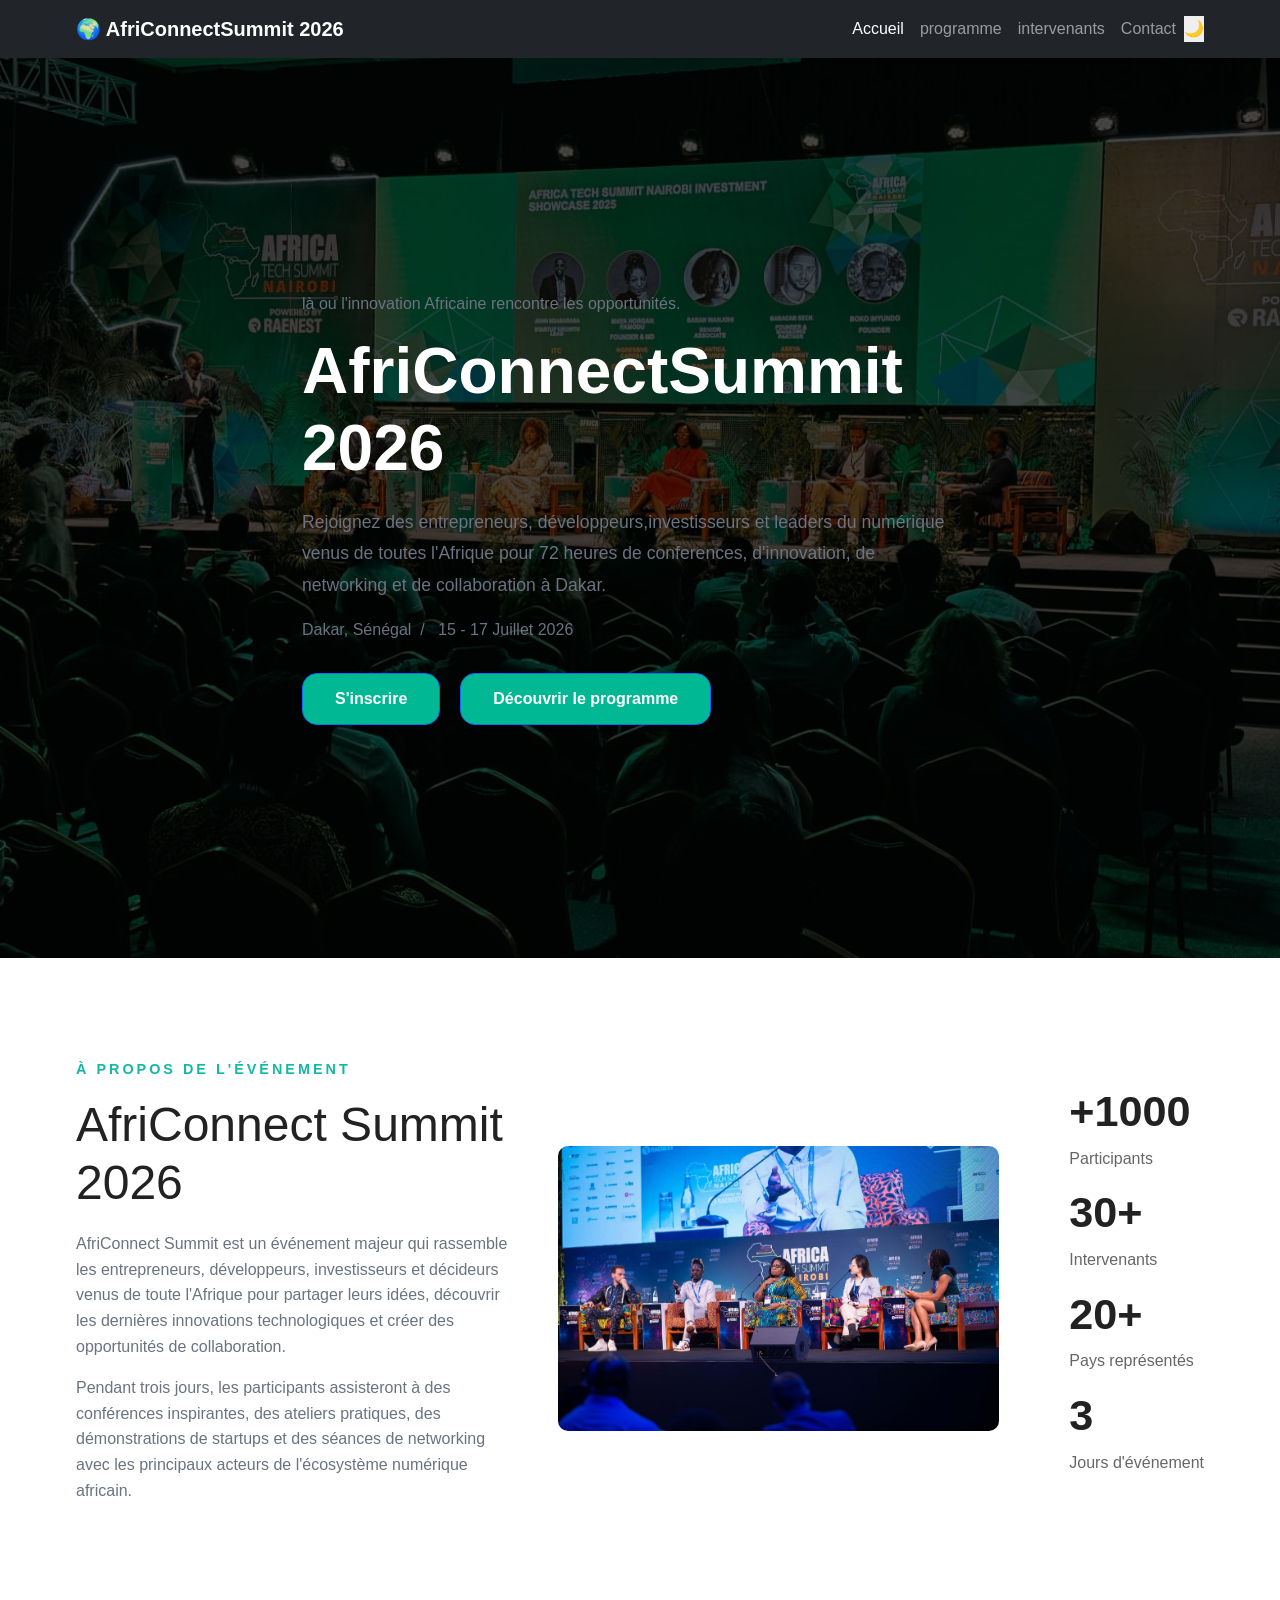
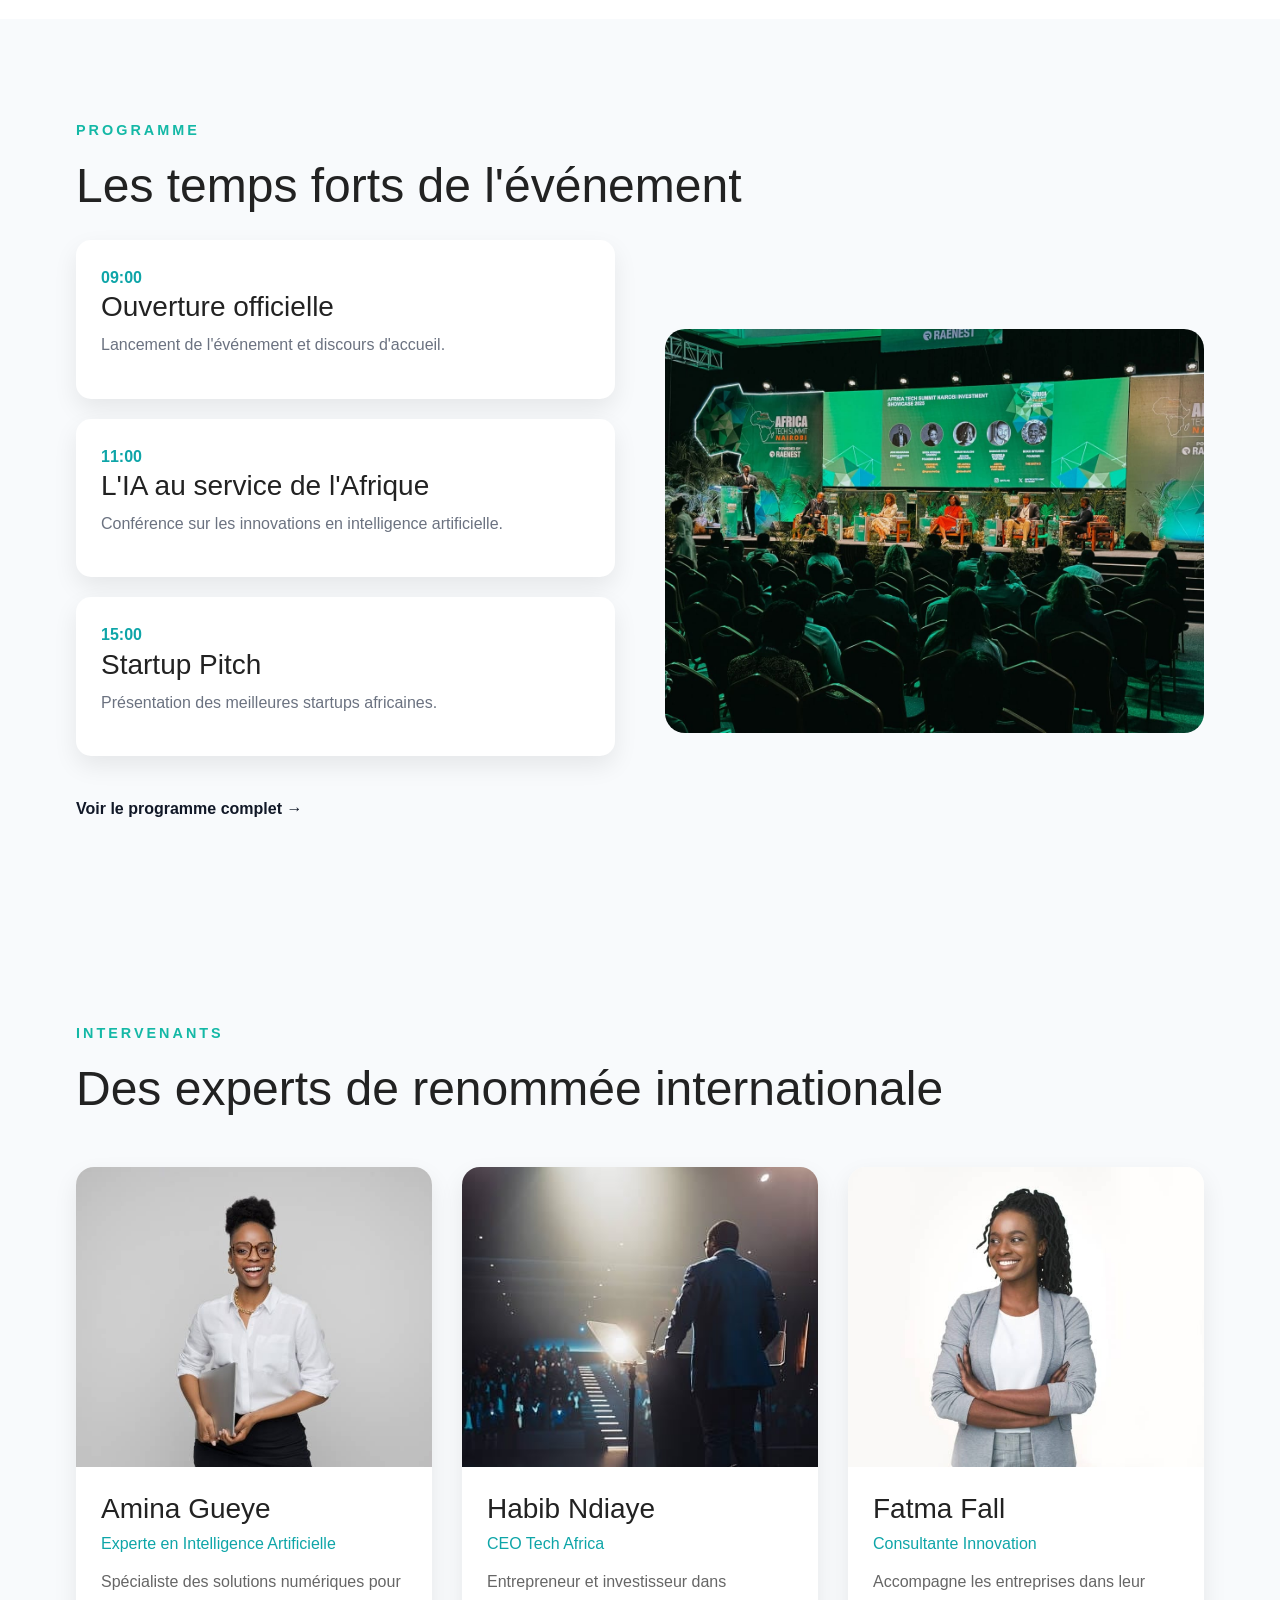
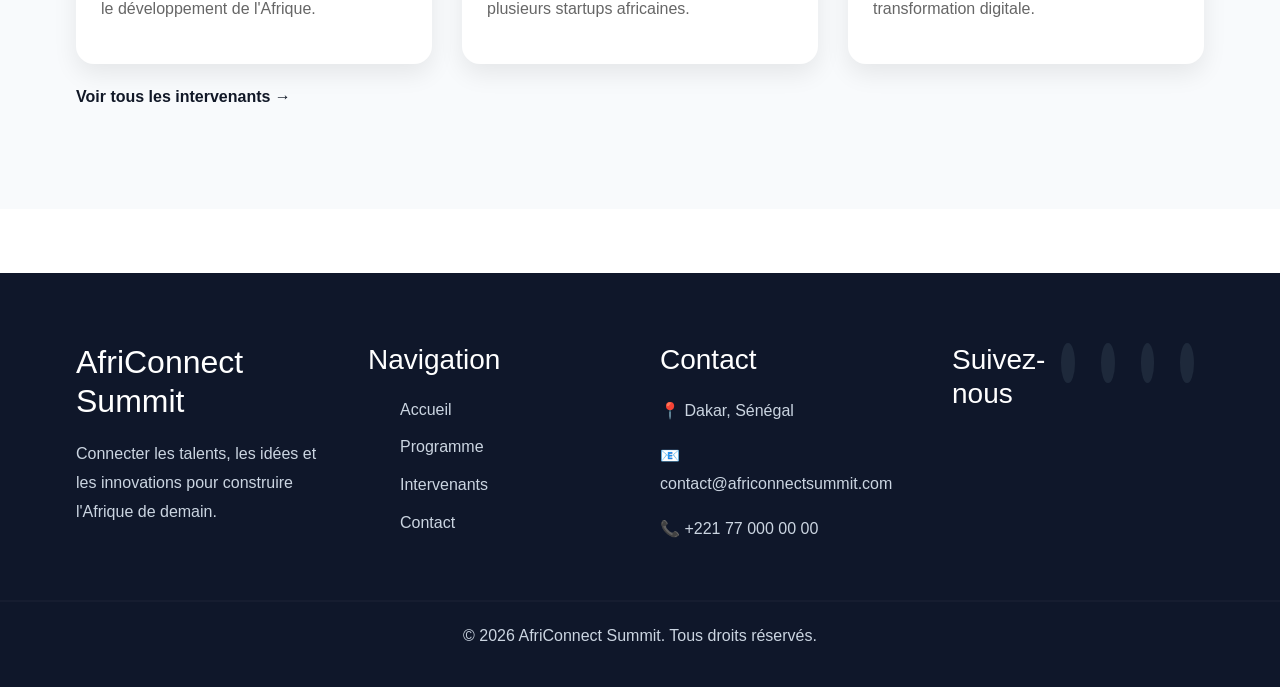
<file: index.html>
<!DOCTYPE html>
<html lang="fr">

<head>
    <meta charset="UTF-8">
    <meta name="viewport" content="width=device-width, initial-scale=1.0">
    <title>AfriConnectSummit</title>
    <!-- Bootstrap 5 via CDN : feuille de style -->
    <link href="https://cdn.jsdelivr.net/npm/bootstrap@5.3.0/dist/css/bootstrap.min.css" rel="stylesheet">
    <!-- Votre feuille de style personnelle -->
    <link rel="stylesheet" href="css/style.css">

</head>

<body>
    <!-- Le contenu de la page sera ajoute ici -->
    <header>
        <nav class="navbar navbar-expand-lg navbar-dark bg-dark">
            <div class="container">

                <a class="navbar-brand fw-bold" href="index.html">
                    🌍 AfriConnectSummit 2026
                </a>
                <button class="navbar-toggler" type="button" data-bs-toggle="collapse" data-bs-target="#navMenu"
                    aria-controls="navMenu" aria-expanded="false" aria-label="Toggle navigation">
                    <span class="navbar-toggler-icon"></span>
                </button>
                <div class="collapse navbar-collapse" id="navMenu">
                    <ul class="navbar-nav ms-auto">
                        <li class="nav-item"><a class="nav-link active" href="index.html">Accueil</a></li>
                        <li class="nav-item"><a class="nav-link" href="programme.html">programme</a></li>
                        <li class="nav-item"><a class="nav-link" href="intervenants.html">intervenants</a></li>
                        <li class="nav-item"><a class="nav-link" href="contact.html">Contact</a></li>
                    </ul>
                    <button id="theme-toggle">
                        🌙
                    </button>
                </div>
    </header>
    <!-- Section Hero : accroche principale -->
    <section class="hero">
        <div class="container hero-container">
            <p class="hero-intro">
                là ou l'innovation Africaine rencontre les opportunités.
            </p>
            <h1>AfriConnectSummit 2026</h1>
            <P class="hero-description">
                Rejoignez des entrepreneurs, développeurs,investisseurs et leaders
                du numérique venus de toutes l'Afrique pour 72 heures de conferences,
                d'innovation, de networking et de collaboration à Dakar.
            </P>
            <P class="hero-info">
                Dakar, Sénégal &nbsp;/ &nbsp; 15 - 17 Juillet 2026
            </P>
            <div class="hero-buttons">
                <a href="contact.html" class="btn btn-primary">
                    S'inscrire
                </a>
                <a href="programme.html" class="btn btn-primary">
                    Découvrir le programme
                </a>
            </div>
    </section>
    <!-- ================= À PROPOS ================= -->
    <section class="about">

        <div class="container">
            <div class="about-content">
                <div class="about-text-content">

                    <p class="section-subtitle">

                        À propos de l'événement
                    </p>

                    <h2>AfriConnect Summit 2026</h2>

                    <p class="about-text">
                        AfriConnect Summit est un événement majeur qui rassemble les
                        entrepreneurs, développeurs, investisseurs et décideurs
                        venus de toute l'Afrique pour partager leurs idées,
                        découvrir les dernières innovations technologiques et créer
                        des opportunités de collaboration.
                    </p>

                    <p class="about-text">
                        Pendant trois jours, les participants assisteront à des
                        conférences inspirantes, des ateliers pratiques, des
                        démonstrations de startups et des séances de networking avec
                        les principaux acteurs de l'écosystème numérique africain.
                    </p>
                </Div>
                <div class="about-image">
                    <img src="images/hero.jpeg" alt="conferences">
                </div>
                <div class="about-stats">

                    <div class="stat">
                        <h3>+1000</h3>
                        <p>Participants</p>
                    </div>

                    <div class="stat">
                        <h3>30+</h3>
                        <p>Intervenants</p>
                    </div>

                    <div class="stat">
                        <h3>20+</h3>
                        <p>Pays représentés</p>
                    </div>

                    <div class="stat">
                        <h3>3</h3>
                        <p>Jours d'événement</p>
                    </div>

                </div>

            </div>

    </section>
    <section class="programme-preview">
        <div class="container">

            <p class="section-subtitle">Programme</p>
            <h2>Les temps forts de l'événement</h2>

            <div class="programme-content">

                <div class="programme-cards">

                    <article class="programme-card">
                        <span>09:00</span>
                        <h3>Ouverture officielle</h3>
                        <p>Lancement de l'événement et discours d'accueil.</p>
                    </article>

                    <article class="programme-card">
                        <span>11:00</span>
                        <h3>L'IA au service de l'Afrique</h3>
                        <p>Conférence sur les innovations en intelligence artificielle.</p>
                    </article>

                    <article class="programme-card">
                        <span>15:00</span>
                        <h3>Startup Pitch</h3>
                        <p>Présentation des meilleures startups africaines.</p>
                    </article>

                    <a href="programme.html" class="programme-link">
                        Voir le programme complet →
                    </a>

                </div>

                <div class="programme-image">
                    <img src="images/hero.jpg" alt="Programme AfriConnect Summit">
                </div>

            </div>

        </div>
    </section>
    <section class="speakers-preview">
        <div class="container">

            <p class="section-subtitle">Intervenants</p>
            <h2>Des experts de renommée internationale</h2>

            <div class="speakers-grid">

                <article class="speaker-card">
                    <img src="images/intervenants.png.jpeg" alt="Intervenant 1">
                    <div class="speaker-info">
                        <h3>Amina Gueye</h3>
                        <h4>Experte en Intelligence Artificielle</h4>
                        <p>Spécialiste des solutions numériques pour le développement de l'Afrique.</p>
                    </div>
                </article>

                <article class="speaker-card">
                    <img src="images/intervenants.jpg.jpeg" alt="Intervenant 2">
                    <div class="speaker-info">
                        <h3>Habib Ndiaye</h3>
                        <h4>CEO Tech Africa</h4>
                        <p>Entrepreneur et investisseur dans plusieurs startups africaines.</p>
                    </div>
                </article>

                <article class="speaker-card">
                    <img src="images/intervenants.jpeg" alt="Intervenant 3">
                    <div class="speaker-info">
                        <h3>Fatma Fall</h3>
                        <h4>Consultante Innovation</h4>
                        <p>Accompagne les entreprises dans leur transformation digitale.</p>
                    </div>
                </article>

            </div>

            <a href="intervenants.html" class="programme-link">
                Voir tous les intervenants →
            </a>

        </div>
    </section>
    <!-- ================= FOOTER ================= -->
    <footer class="footer">

        <div class="container footer-content">

            <div class="footer-brand">
                <h2>AfriConnect Summit</h2>

                <p>
                    Connecter les talents, les idées et les innovations
                    pour construire l'Afrique de demain.
                </p>
            </div>

            <div class="footer-links">
                <h3>Navigation</h3>

                <ul>
                    <li><a href="index.html">Accueil</a></li>
                    <li><a href="programme.html">Programme</a></li>
                    <li><a href="intervenants.html">Intervenants</a></li>
                    <li><a href="contact.html">Contact</a></li>
                </ul>
            </div>

            <div class="footer-contact">
                <h3>Contact</h3>

                <p>📍 Dakar, Sénégal</p>
                <p>📧 contact@africonnectsummit.com</p>
                <p>📞 +221 77 000 00 00</p>
            </div>

            <div class="footer-social">
                <h3>Suivez-nous</h3>

                <a href="#"><i class="fa-brands fa-facebook-f"></i></a>
                <a href="#"><i class="fa-brands fa-linkedin-in"></i></a>
                <a href="#"><i class="fa-brands fa-instagram"></i></a>
                <a href="#"><i class="fa-brands fa-x-twitter"></i></a>
            </div>

        </div>

        <hr>

        <div class="footer-bottom">
            <p>&copy; 2026 AfriConnect Summit. Tous droits réservés.</p>
        </div>

    </footer>
    <script src="https://cdn.jsdelivr.net/npm/bootstrap@5.3.0/dist/js/bootstrap.bundle.min.js"></script>
    <!-- Votre script JavaScript -->
    <script src="js/main.js"></script>

</body>

</html>
</file>
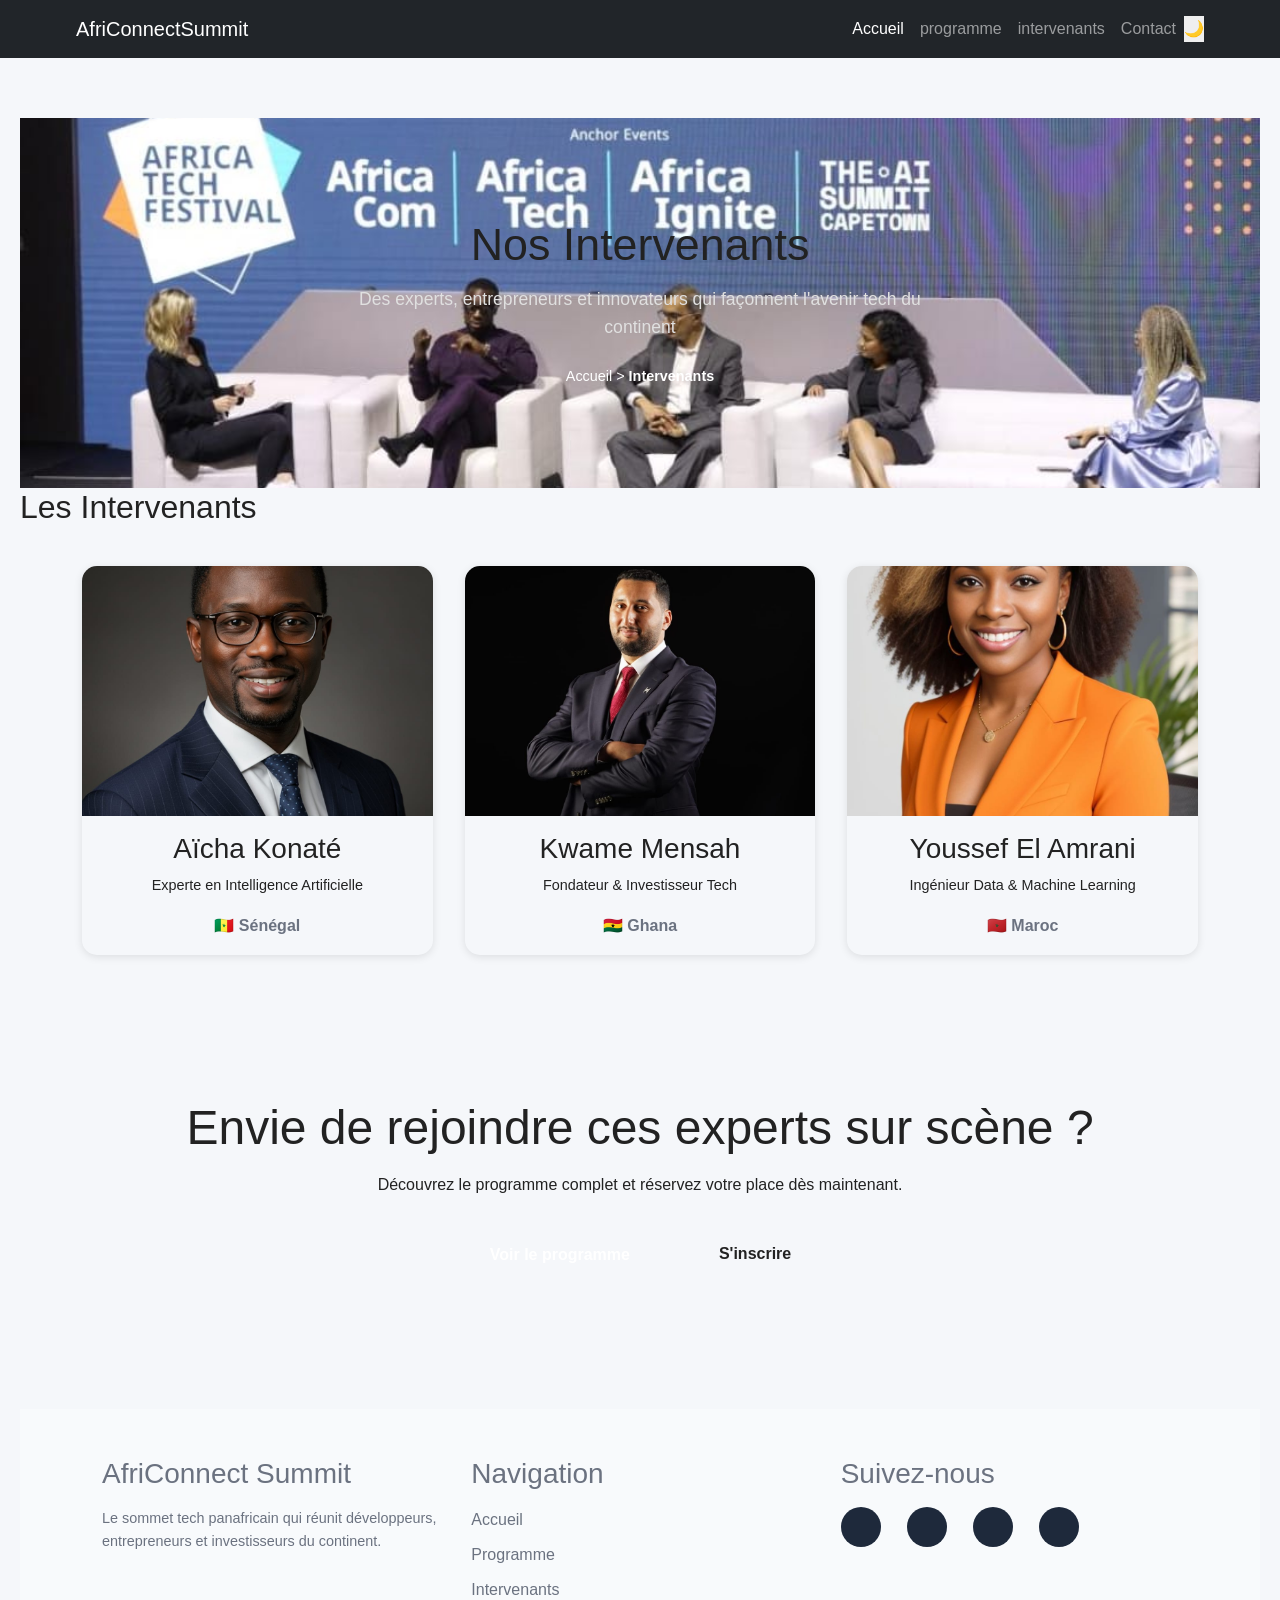
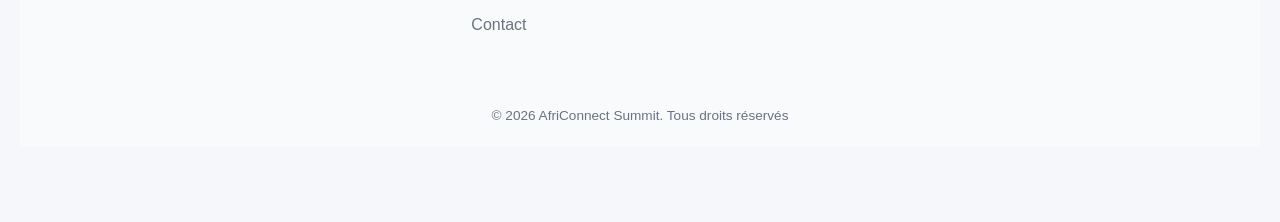
<file: intervenants.html>
<!DOCTYPE html>
<html lang="fr">

<head>
    <meta charset="UTF-8">
    <meta name="viewport" content="width=device-width, initial-scale=1.0">
    <title>AfriConnectSummit</title>
    <!-- Bootstrap 5 via CDN : feuille de style -->
    <link href="https://cdn.jsdelivr.net/npm/bootstrap@5.3.0/dist/css/bootstrap.min.css" rel="stylesheet">
    <!-- Votre feuille de style personnelle -->
    <link rel="stylesheet" href="css/style.css">
</head>

<body>
    <!-- Le contenu de la page sera ajoute ici -->
    <header>
        <nav class="navbar navbar-expand-lg navbar-dark bg-dark">
            <div class="container">
                <a class="navbar-brand" href="intervenants.html">AfriConnectSummit</a>

                <button class="navbar-toggler" type="button" data-bs-toggle="collapse" data-bs-target="#navMenu"
                    aria-controls="navMenu" aria-expanded="false" aria-label="Toggle navigation">
                    <span class="navbar-toggler-icon"></span>
                </button>
                <div class="collapse navbar-collapse" id="navMenu">
                    <ul class="navbar-nav ms-auto">
                        <li class="nav-item"><a class="nav-link active" href="index.html">Accueil</a></li>
                        <li class="nav-item"><a class="nav-link" href="programme.html">programme</a></li>
                        <li class="nav-item"><a class="nav-link" href="intervenants.html">intervenants</a></li>
                        <li class="nav-item"><a class="nav-link" href="contact.html">Contact</a></li>
                    </ul>
                    <button id="theme-toggle">
                        🌙
                    </button>
                </div>
    </header>
    <!-- Contenu principal -->
    <main>
        <!-- HERO INTERNE -->
        <section class="hero-interne">
            <h1>Nos Intervenants</h1>
            <p class="hero-sous-titre">Des experts, entrepreneurs et innovateurs qui façonnent l'avenir tech du
                continent</p>
            <nav class="fil-ariane" aria-label="fil d'ariane">
                <a href="index.html">Accueil</a>
                <span aria-hidden="true"> &gt; </span>
                <span aria-current="page">Intervenants</span>
            </nav>
        </section>

        <h2>Les Intervenants</h2>

        <section class="grille-intervenants">

            <!-- Catégorie IA & Tech -->
            <article class="carte-intervenant" data-categorie="ia-tech">
                <img src="images/intervenant1.jpg" alt="Photo de Aïcha Konaté, experte en Intelligence Artificielle">
                <h3>Aïcha Konaté</h3>
                <p class="specialite">Experte en Intelligence Artificielle</p>
                <p class="pays">🇸🇳 Sénégal</p>
            </article>

            <!-- Catégorie Business -->
            <article class="carte-intervenant" data-categorie="business">
                <img src="images/intervenant2.jpg" alt="Photo de Kwame Mensah, entrepreneur et investisseur">
                <h3>Kwame Mensah</h3>
                <p class="specialite">Fondateur & Investisseur Tech</p>
                <p class="pays">🇬🇭 Ghana</p>
            </article>

            <!-- Catégorie Data -->
            <article class="carte-intervenant" data-categorie="data">
                <img src="images/intervenant3.jpg" alt="Photo de Youssef El Amrani, ingénieur data">
                <h3>Youssef El Amrani</h3>
                <p class="specialite">Ingénieur Data & Machine Learning</p>
                <p class="pays">🇲🇦 Maroc</p>
            </article>

            <!-- 👉 À TOI : ajoute 5 autres <article> ici, réparties sur les 4 catégories -->

        </section>
        <!-- SECTION SÉPARATION / CTA -->
        <section class="cta-intervenants">
            <h2>Envie de rejoindre ces experts sur scène ?</h2>
            <p>Découvrez le programme complet et réservez votre place dès maintenant.</p>
            <div class="cta-boutons">
                <a href="programme.html" class="btn btn-primaire">Voir le programme</a>
                <a href="contact.html" class="btn btn-secondaire">S'inscrire</a>
            </div>
        </section>


        <footer>
            <div class="footer-container">

                <!-- Colonne 1 : À propos -->
                <div class="footer-col">
                    <h3>AfriConnect Summit</h3>
                    <p>Le sommet tech panafricain qui réunit développeurs, entrepreneurs et investisseurs du continent.
                    </p>
                </div>

                <!-- Colonne 2 : Navigation rapide -->
                <div class="footer-col">
                    <h3>Navigation</h3>
                    <nav aria-label="liens footer">
                        <a href="index.html">Accueil</a>
                        <a href="programme.html">Programme</a>
                        <a href="intervenants.html">Intervenants</a>
                        <a href="contact.html">Contact</a>
                    </nav>
                </div>

                <!-- Colonne 3 : Réseaux sociaux -->
                <div class="footer-col">
                    <h3>Suivez-nous</h3>
                    <div class="footer-social">
                        <a href="#" aria-label="Facebook"><i class="bi bi-facebook"></i></a>
                        <a href="#" aria-label="Twitter / X"><i class="bi bi-twitter-x"></i></a>
                        <a href="#" aria-label="LinkedIn"><i class="bi bi-linkedin"></i></a>
                        <a href="#" aria-label="Instagram"><i class="bi bi-instagram"></i></a>
                    </div>
                </div>

            </div>

            <!-- Copyright, l'année sera injectée par le JS -->
            <p class="footer-copyright">&copy; <span id="annee-courante"></span> AfriConnect Summit. Tous droits
                réservés
        </footer>

        <div class="row">
            <!-- Bootstrap 5 via CDN : script JavaScript -->
            <script src="https://cdn.jsdelivr.net/npm/bootstrap@5.3.0/dist/js/bootstrap.bundle.min.js"></script>
            <!-- Votre script JavaScript -->
            <script src="js/main.js"></script>
</body>

</html>
</file>
<file: css/style.css>
:root {
    --bg-color: #ffffff;
    --text-color: #222222;
    --card-color: #f5f5f5;
    --primary-color: #0d6efd;
    --primary-color: #00b894;
    --secondary-color: #0f172a;
    --light-color: #ffffff;
    --gray-color: #6b7280;
    --background-color: #f8fafc;

    --transition: .3s ease;

    --container-width: 1200px;

    --shadow:
        0 10px 30px rgba(0, 0, 0, .08);

    --radius: 15px;

}


[data-theme="dark"] {
    --bg-color: #121212;
    --text-color: #ffffff;
    --card-color: #1f1f1f;
    --primary-color: #4dabf7;
}

body {
    font-family: "Poppins", sans-serif;
    background: var(--bg-color);
    color: var(--text-color);
    line-height: 1.6;
    transition: 0.3s;
}

.card {
    background: var(--card-color);
}

/* ================= RESET ================= */

* {
    margin: 0;
    padding: 0;
    box-sizing: border-box;
}

html {
    scroll-behavior: smooth;
}

body {
    font-family: "Poppins", sans-serif;
    background-color: var(--bg-color);
    color: var(--text-color);
    line-height: 1.6;
    transition: background-color .3s, color .3s;
}

img {
    max-width: 100%;
    display: block;
}

a {
    text-decoration: none;
    color: inherit;
}

ul {
    list-style: none;
}

button {
    cursor: pointer;
    border: none;
    font-family: inherit;
}

/* ================= VARIABLES ================= */


/* ================= CONTAINER ================= */

.container {

    width: 90%;
    max-width: var(--container-width);

    margin: auto;
}

/* ================= SECTIONS ================= */

section {

    padding: 100px 0;

}

.section-subtitle {

    color: var(--primary-color);

    text-transform: uppercase;

    font-weight: 600;

    letter-spacing: 2px;

    margin-bottom: 15px;

}

section h2 {

    font-size: 3rem;

    margin-bottom: 25px;

}

section p {

    color: var(--gray-color);

}

/* ================= BUTTONS ================= */

.btn {

    display: inline-block;

    padding: 15px 35px;

    border-radius: 50px;

    transition: var(--transition);

    font-weight: 600;

}

.btn-primary {

    background: var(--primary-color);

    color: white;

}

.btn-primary:hover {

    transform: translateY(-5px);

}

.btn-secondary {

    border: 2px solid white;

    color: white;

}

.btn-secondary:hover {

    background: white;

    color: black;

}


.hero {
    min-height: 100vh;
    background-image: url("../images/hero.jpg");
    background-size: cover;
    background-position: center;
    background-repeat: no-repeat;
    position: relative;
    display: flex;
    align-items: center;
    color: white;
}

.hero::before {
    content: "";
    position: absolute;
    inset: 0;
    background: rgba(0, 0, 0, .7);
}

.hero .container {
    position: relative;
    z-index: 2;
    color: white;
    max-width: 700px;
}

.hero h1 {
    font-size: 4rem;
    font-weight: 700;
    margin-bottom: 20px;
}

.hero-container {
    padding-top: 120px;
    padding-bottom: 120px;
}

.hero-description {
    max-width: 650px;
    line-height: 1.8;
    font-size: 1.1rem;
}

.hero-buttons {
    display: flex;
    gap: 20px;
    margin-top: 30px;
}

.about-content {
    display: flex;
    align-items: center;
    justify-content: space-between;
    gap: 40px;
}

.about-text h2 {
    font-size: 4rem;
    font-weight: 700;
    line-height: 1.1;
}

.section-subtitle {
    text-transform: uppercase;
    letter-spacing: 3px;
    font-size: 0.9rem;
    font-weight: 700;
    color: #14b8a6;
}

.about-text p {
    font-size: 1.1rem;
    line-height: 1.9;
    color: #555;
}

.stat h3 {
    font-size: 2.7rem;
    font-weight: 700;
}

.stat p {
    font-size: 1rem;
    color: #666;
}

.about-text-content {
    flex: 1;
}

.about-text-content h2 {
    font-size: 3rem;
    margin-bottom: 20px;
}

.about-image {
    flex: 1;
}

.about-image img {
    width: 100%;
    height: auto;
    display: block;
    border-radius: 10px;
}

.about-stats {
    padding-left: 30px;
}

/* ================= PROGRAMME ================= */

.programme-preview {
    padding: 100px 0;
    background: #f8fafc;
}

.programme-preview {
    padding: 100px 0;
}

.programme-content {
    display: flex;
    justify-content: space-between;
    align-items: center;
    gap: 50px;
}

.programme-cards {
    flex: 1;
}

.programme-image {
    flex: 1;
}

.programme-image img {
    width: 100%;
    border-radius: 20px;
    display: block;
}

.programme-card {
    background: #fff;
    padding: 25px;
    margin-bottom: 20px;
    border-radius: 15px;
    box-shadow: 0 10px 25px rgba(0, 0, 0, .08);
    transition: .3s;
}

.programme-card:hover {
    transform: translateY(-8px);
}

.programme-card span {
    color: #0ea5a8;
    font-weight: bold;
}

.programme-link {
    display: inline-block;
    margin-top: 20px;
    text-decoration: none;
    font-weight: bold;
    color: #111827;
}

/* ===== INTERVENANTS ===== */

.speakers-preview {
    padding: 100px 0;
    background: #f8fafc;
}

.speakers-preview h2 {
    font-size: 3rem;
    margin-bottom: 50px;
}

.speakers-grid {
    display: flex;
    gap: 30px;
    flex-wrap: wrap;
}

.speaker-card {
    flex: 1;
    min-width: 280px;
    background: #fff;
    border-radius: 18px;
    overflow: hidden;
    box-shadow: 0 10px 25px rgba(0, 0, 0, .08);
    transition: .3s;
}

.speaker-card:hover {
    transform: translateY(-10px);
}

.speaker-card img {
    width: 100%;
    height: 300px;
    object-fit: cover;
}

.speaker-info {
    padding: 25px;
}

.speaker-info h3 {
    margin-bottom: 8px;
}

.speaker-info h4 {
    color: #0ea5a8;
    margin-bottom: 15px;
    font-size: 16px;
}

.speaker-info p {
    color: #666;
    line-height: 1.7;
}

/* ================= FOOTER ================= */

.footer {
    background: #0f172a;
    color: #fff;
    padding: 70px 0 20px;
}

.footer-content {
    display: flex;
    justify-content: space-between;
    gap: 40px;
    flex-wrap: wrap;
}

.footer-brand,
.footer-links,
.footer-contact,
.footer-social {
    flex: 1;
    min-width: 220px;
}

.footer h2,
.footer h3 {
    margin-bottom: 20px;
}

.footer p {
    color: #cbd5e1;
    line-height: 1.8;
}

.footer-links ul li {
    margin-bottom: 12px;
}

.footer-links a {
    color: #cbd5e1;
    transition: .3s;
}

.footer-links a:hover {
    color: #14b8a6;
}

.footer-social a {
    display: inline-flex;
    align-items: center;
    justify-content: center;
    width: 40px;
    height: 40px;
    margin-right: 10px;
    border-radius: 50%;
    background: #1e293b;
    color: #fff;
    transition: .3s;
}

.footer-social a:hover {
    background: #14b8a6;
}

.footer hr {
    border: 1px solid rgba(255, 255, 255, .1);
    margin: 40px 0 20px;
}

.footer-bottom {
    text-align: center;
    color: #94a3b8;
}

/* ==================== THÉMATIQUES ==================== */

.themes {
    padding: 100px 0;
    background: #f8fafc;
}

.themes h2 {
    text-align: center;
    font-size: 2.8rem;
    margin-bottom: 20px;
}

.themes .section-subtitle {
    text-align: center;
    display: block;
    color: #14b8a6;
    text-transform: uppercase;
    letter-spacing: 3px;
    margin-bottom: 10px;
    font-weight: 600;
}

.themes-grid {
    display: grid;
    grid-template-columns: repeat(2, 1fr);
    gap: 30px;
    margin-top: 50px;
}

.theme-card {
    background: #125b4b;
    padding: 35px;
    border-radius: 18px;
    box-shadow: 0 8px 20px rgba(0, 0, 0, 0.08);
    transition: all .3s ease;
}

.theme-card:hover {
    transform: translateY(-10px);
    box-shadow: 0 15px 30px rgba(0, 0, 0, 0.15);
}

.theme-card i {
    font-size: 45px;
    color: #14b8a6;
    margin-bottom: 20px;
}

.theme-card h3 {
    font-size: 1.5rem;
    margin-bottom: 15px;
    color: #1f2937;
}

.theme-card p {
    color: #6b7280;
    line-height: 1.8;
}

/* ==================== RESPONSIVE ==================== */

@media (max-width:768px) {

    .themes-grid {
        grid-template-columns: 1fr;
        color: #1a6748;
    }

    .themes h2 {
        font-size: 2.2rem;
    }

}

.themes-image {
    margin: 40px 0;
}

.themes-image img {
    width: 100%;
    height: 420px;
    object-fit: cover;
    border-radius: 20px;
    display: block;
}

.planning-container {
    max-width: 900px;
    margin: 0 auto;
    padding: 60px 20px;
}

.planning-tabs {
    display: flex;
    justify-content: center;
    gap: 20px;
    margin: 30px 0 40px;
}

.planning-tabs button {
    padding: 12px 25px;
    border: none;
    border-radius: 30px;
    background: #f3f4f6;
    cursor: pointer;
    font-weight: 600;
    transition: .3s;
}

.planning-tabs button.active,
.planning-tabs button:hover {
    background: #14b8a6;
    color: #1a6748;
}

.planning-card {
    background: #1a6748;
    border-radius: 15px;
    padding: 25px;
    margin-bottom: 20px;
    box-shadow: 0 8px 20px rgba(0, 0, 0, .08);
}

.planning-card span {
    color: #14b8a6;
    font-weight: bold;
    font-size: 18px;
}

.planning-card h3 {
    margin: 10px 0;
}

.planning-tabs {
    display: flex;
    justify-content: center;
    gap: 20px;
}

.planning-card {
    max-width: 800px;
    margin: 20px auto;
    padding: 25px;
    background: #1a6748;
    border-radius: 15px;
    box-shadow: 0 8px 20px rgba(0, 0, 0, .1);
}

/* ===== SECTION FILTRES ===== */
.filtres {
    display: flex;
    justify-content: center;
    flex-wrap: wrap;
    gap: 1rem;
    margin: 2rem 0;
}

.filtre-btn {
    padding: 0.6rem 1.4rem;
    border: 2px solid var(--couleur-primaire);
    background: transparent;
    color: var(--couleur-primaire);
    border-radius: var(--radius);
    cursor: pointer;
    font-family: var(--font-corps);
    transition: all 0.3s ease;
    /* transition obligatoire sur éléments interactifs */
}

.filtre-btn:hover {
    background: var(--couleur-primaire);
    color: #fff;
}

/* Bouton actif = celui sélectionné, géré par le JS qui ajoute cette classe */
.filtre-btn.active {
    background: var(--couleur-primaire);
    color: #fff;
}

/* ===== GRILLE D'INTERVENANTS ===== */
.grille-intervenants {
    display: grid;
    grid-template-columns: repeat(3, 1fr);
    /* 3 colonnes desktop */
    gap: 2rem;
    padding: 2rem 5%;
}

.carte-intervenant {
    background: var(--couleur-fond-carte);
    border-radius: var(--radius);
    overflow: hidden;
    text-align: center;
    box-shadow: 0 2px 8px rgba(0, 0, 0, 0.1);
    transition: transform 0.3s ease, box-shadow 0.3s ease;
    /* pour le hover */
}

/* Effet hover demandé : ombre + translation */
.carte-intervenant:hover {
    transform: translateY(-8px);
    box-shadow: 0 12px 24px rgba(0, 0, 0, 0.2);
}

.carte-intervenant img {
    width: 100%;
    height: 250px;
    object-fit: cover;
    /* évite les images déformées */
}

.carte-intervenant h3 {
    margin-top: 1rem;
    font-family: var(--font-titre);
}

.carte-intervenant .specialite {
    color: var(--couleur-texte-secondaire);
    font-size: 0.9rem;
}

.carte-intervenant .pays {
    margin-bottom: 1rem;
    font-weight: bold;
}

/* Classe que le JS ajoutera pour masquer une carte filtrée */
.carte-intervenant.masquee {
    display: none;
}

/* ===== RESPONSIVE ===== */
@media (max-width: 768px) {
    .grille-intervenants {
        grid-template-columns: repeat(2, 1fr);
        /* 2 colonnes tablette */
    }
}

@media (max-width: 375px) {
    .grille-intervenants {
        grid-template-columns: 1fr;
        /* 1 colonne mobile */
    }
}

/* ===== FOOTER ===== */
footer {
    background: var(--couleur-fond-footer);
    color: var(--couleur-texte-footer);
    margin-top: 4rem;
}

.footer-container {
    display: flex;
    flex-wrap: wrap;
    justify-content: space-between;
    gap: 2rem;
    max-width: 1200px;
    margin: 0 auto;
    padding: 3rem 5%;
}

.footer-col {
    flex: 1;
    min-width: 200px;
}

.footer-col h3 {
    font-family: var(--font-titre);
    margin-bottom: 1rem;
    color: var(--couleur-primaire);
}

.footer-col p {
    line-height: 1.6;
    font-size: 0.9rem;
}

/* Navigation du footer en colonne */
.footer-col nav {
    display: flex;
    flex-direction: column;
    gap: 0.6rem;
}

.footer-col nav a {
    color: var(--couleur-texte-footer);
    text-decoration: none;
    transition: color 0.3s ease, padding-left 0.3s ease;
}

.footer-col nav a:hover {
    color: var(--couleur-primaire);
    padding-left: 5px;
}

/* Réseaux sociaux */
.footer-social {
    display: flex;
    gap: 1rem;
}

.footer-social a {
    font-size: 1.4rem;
    color: var(--couleur-texte-footer);
    transition: color 0.3s ease, transform 0.3s ease;
}

.footer-social a:hover {
    color: var(--couleur-primaire);
    transform: scale(1.2) translateY(-3px);
}

/* Copyright */
.footer-copyright {
    text-align: center;
    padding: 1.2rem 0;
    font-size: 0.85rem;
    border-top: 1px solid var(--couleur-bordure);
}

/* Bouton retour en haut */
#btn-retour-haut {
    position: fixed;
    bottom: 2rem;
    right: 2rem;
    width: 45px;
    height: 45px;
    border: none;
    border-radius: 50%;
    background: var(--couleur-primaire);
    color: #fff;
    font-size: 1.2rem;
    cursor: pointer;
    display: none;
    /* le JS l'affiche après 300px de scroll */
    align-items: center;
    justify-content: center;
    box-shadow: 0 4px 12px rgba(0, 0, 0, 0.2);
    transition: opacity 0.3s ease, transform 0.3s ease;
    z-index: 999;
}

#btn-retour-haut:hover {
    transform: translateY(-4px);
}

/* ===== RESPONSIVE ===== */
@media (max-width: 768px) {
    .footer-container {
        flex-direction: column;
        text-align: center;
    }

    .footer-social {
        justify-content: center;
    }

    .footer-col nav {
        align-items: center;
    }
}

footer {
    background: var(--background-color);
    color: var(--gray-color);
    margin-top: 4rem;
}

/* ===== SECTION CTA (séparation avant footer) ===== */
.cta-intervenants {
    text-align: center;
    padding: 4rem 5%;
    background: var(--couleur-fond-alt);
    /* légère variation de fond pour la séparation visuelle */
    margin-top: 3rem;
}

.cta-intervenants h2 {
    font-family: var(--font-titre);
    margin-bottom: 1rem;
}

.cta-intervenants p {
    margin-bottom: 2rem;
    color: var(--couleur-texte-secondaire);
}

.cta-boutons {
    display: flex;
    justify-content: center;
    gap: 1.5rem;
    flex-wrap: wrap;
}

.btn {
    padding: 0.8rem 2rem;
    border-radius: var(--radius);
    text-decoration: none;
    font-weight: bold;
    transition: transform 0.3s ease, box-shadow 0.3s ease;
}

.btn-primaire {
    background: var(--couleur-primaire);
    color: #fff;
}

.btn-secondaire {
    background: transparent;
    border: 2px solid var(--couleur-primaire);
    color: var(--couleur-primaire);
}

.btn:hover {
    transform: translateY(-4px);
    box-shadow: 0 8px 16px rgba(0, 0, 0, 0.15);
}

.hero-interne {
    position: relative;
    background: url('../images/hero intervenant.jpeg') center/cover no-repeat;
    min-height: 40vh;
    display: flex;
    flex-direction: column;
    justify-content: center;
    align-items: center;
    text-align: center;
    color: #fff;
}

.hero-interne h1 {
    font-family: var(--font-titre);
    font-size: 2.8rem;
    margin-bottom: 0.8rem;
}

.hero-sous-titre {
    font-size: 1.1rem;
    max-width: 600px;
    margin-bottom: 1.5rem;
    color: #e0e0e0;
}

.fil-ariane {
    font-size: 0.9rem;
}

.fil-ariane a {
    color: #fff;
    text-decoration: none;
    border-bottom: 1px solid transparent;
    transition: border-color 0.3s ease;
}

.fil-ariane a:hover {
    border-color: #fff;
}

.fil-ariane span[aria-current="page"] {
    color: var(--couleur-primaire);
    font-weight: bold;
}

/* ===== MAIN CONTACT ===== */
main {
    padding: 60px 20px;
    background-color: #f5f7fa;
    font-family: Arial, sans-serif;
}

/* Titre */
main h1 {
    text-align: center;
    margin-bottom: 40px;
    color: #222;
}

/* Conteneur principal */
.contact-container {
    max-width: 1100px;
    margin: auto;
    display: flex;
    gap: 40px;
    flex-wrap: wrap;
}

/* Formulaire */
.contact-form {
    flex: 1;
    background: #fff;
    padding: 25px;
    border-radius: 10px;
    box-shadow: 0 4px 10px rgba(0, 0, 0, 0.1);
}

.contact-form h2 {
    margin-bottom: 20px;
}

.contact-form label {
    display: block;
    margin-top: 15px;
    font-weight: bold;
}

.contact-form input,
.contact-form textarea {
    width: 100%;
    padding: 10px;
    margin-top: 5px;
    border: 1px solid #ccc;
    border-radius: 6px;
}

.contact-form textarea {
    resize: none;
    height: 120px;
}

/* Bouton */
.contact-form button {
    margin-top: 20px;
    padding: 12px;
    width: 100%;
    background-color: #007B5E;
    color: white;
    border: none;
    border-radius: 6px;
    cursor: pointer;
    font-size: 16px;
}

.contact-form button:hover {
    background-color: #005f47;
}

/* Infos de contact */
.contact-info {
    flex: 1;
    background: #fff;
    padding: 25px;
    border-radius: 10px;
    box-shadow: 0 4px 10px rgba(0, 0, 0, 0.1);
}

.contact-info h2 {
    margin-bottom: 20px;
}

.contact-info p {
    margin-bottom: 15px;
    color: #444;
}

/* Responsive */
@media (max-width: 768px) {
    .contact-container {
        flex-direction: column;
    }
}

.map {
    margin-top: 50px;
}

.map iframe {
    width: 100%;
    border-radius: 10px;
}
</file>
